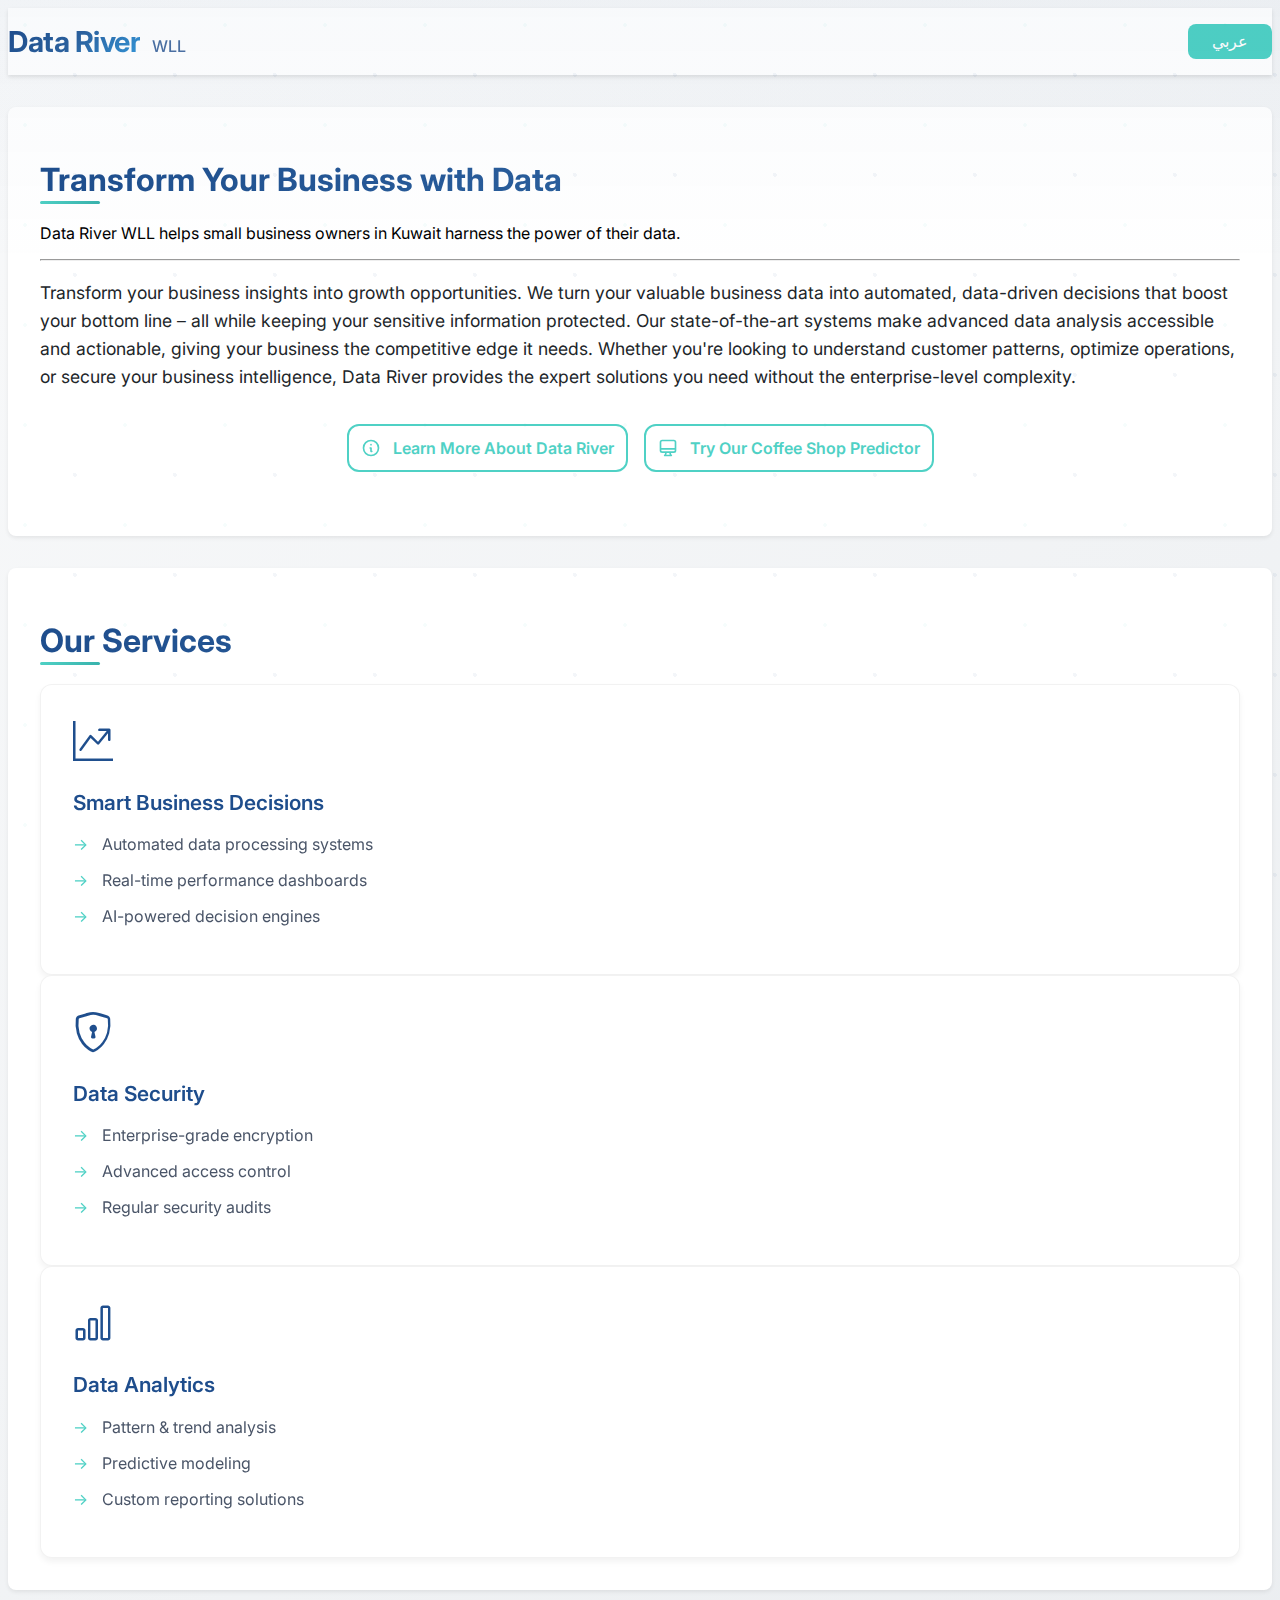
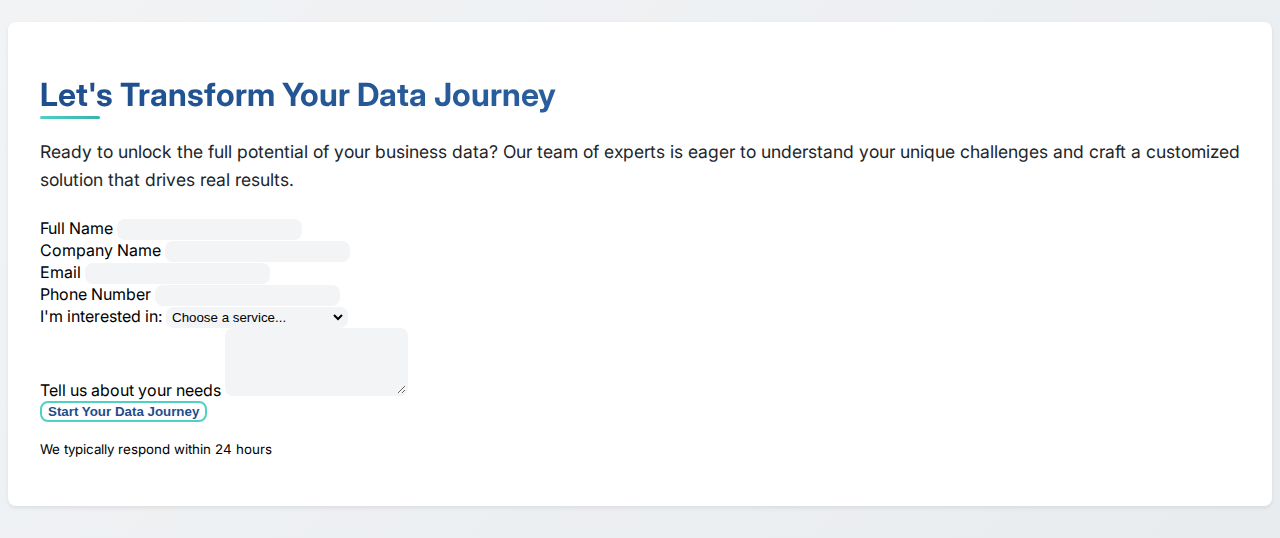
<file: index.html>
<!doctype html>
<html lang="en">
  <head>
    <meta charset="utf-8">
    <meta name="viewport" content="width=device-width, initial-scale=1">
    <title>Data River WLL - Building Data-Intensive Systems</title>
    <link href="https://cdn.jsdelivr.net/npm/bootstrap@5.2.3/dist/css/bootstrap.min.css" rel="stylesheet" integrity="sha384-rbsA2VBKQhggwzxH7pPCaAqO46MgnOM80zW1RWuH61DGLwZJEdK2Kadq2F9CUG65" crossorigin="anonymous">
    <link href="https://fonts.googleapis.com/css2?family=Inter:wght@400;500;600;700&display=swap" rel="stylesheet">
    <link href="./css/styles.css" rel="stylesheet">
  </head>
  <body class="main-body">
    <nav class="navbar navbar-expand-lg navbar-light bg-white shadow-sm">
        <div class="container">
            <div class="navbar-wrapper">
                <a href="#" style="text-decoration: none;">
                    <span class="logo">Data River</span>
                    <span class="logo-wll">WLL</span>
                </a>
                <button class="lang-switch" onclick="toggleLanguage()">
                    <span class="lang-text">عربي</span>
                </button>
            </div>
        </div>
    </nav>
    
    <div class="container">
      <div class="jumbotron">
        <h1 class="dr-header-font" data-translate="title">Transform Your Business with Data</h1>
        <p class="lead" data-translate="subtitle">Data River WLL helps small business owners in Kuwait harness the power of their data.</p>
        <hr class="my-4">
        <p class="dr-p" data-translate="mainText">
          Transform your business insights into growth opportunities. We turn your valuable business data into automated, 
          data-driven decisions that boost your bottom line – all while keeping your sensitive information protected. 
          Our state-of-the-art systems make advanced data analysis accessible and actionable, giving your business 
          the competitive edge it needs. Whether you're looking to understand customer patterns, optimize operations, 
          or secure your business intelligence, Data River provides the expert solutions you need without the 
          enterprise-level complexity.
        </p>
        <div class="action-buttons">
            <a href="about.html" class="action-button">
                <span class="button-content">
                    <span class="button-icon">
                        <svg width="20" height="20" viewBox="0 0 24 24" fill="none" stroke="currentColor">
                            <path stroke-linecap="round" stroke-linejoin="round" stroke-width="2" d="M13 16h-1v-4h-1m1-4h.01M21 12a9 9 0 11-18 0 9 9 0 0118 0z"/>
                        </svg>
                    </span>
                    <span class="button-text" data-translate="learnMore">Learn More About Data River</span>
                </span>
            </a>
            <a href="coffee.html" class="action-button">
                <span class="button-content">
                    <span class="button-icon">
                        <svg width="20" height="20" viewBox="0 0 24 24" fill="none" stroke="currentColor">
                            <path stroke-linecap="round" stroke-linejoin="round" stroke-width="2" d="M9.75 17L9 20l-1 1h8l-1-1-.75-3M3 13h18M5 17h14a2 2 0 002-2V5a2 2 0 00-2-2H5a2 2 0 00-2 2v10a2 2 0 002 2z"/>
                        </svg>
                    </span>
                    <span class="button-text" data-translate="tryCoffee">Try Our Coffee Shop Predictor</span>
                </span>
            </a>
        </div>
      </div>

      <div class="service-section">
        <h1 class="dr-header-font" data-translate="services">Our Services</h1>
        <div class="row g-4">
            <!-- Smart Business Decisions Card -->
            <div class="col-lg-4">
                <div class="service-card h-100">
                    <div class="service-icon">
                        <i class="bi bi-graph-up-arrow"></i>
                    </div>
                    <h3 class="service-title" data-translate="smartBusinessTitle">Smart Business Decisions</h3>
                    <ul class="service-list">
                        <li data-translate="smartBusinessList.0">Automated data processing systems</li>
                        <li data-translate="smartBusinessList.1">Real-time performance dashboards</li>
                        <li data-translate="smartBusinessList.2">AI-powered decision engines</li>
                    </ul>
                </div>
            </div>

            <!-- Data Security Card -->
            <div class="col-lg-4">
                <div class="service-card h-100">
                    <div class="service-icon">
                        <i class="bi bi-shield-lock"></i>
                    </div>
                    <h3 class="service-title" data-translate="securityTitle">Data Security</h3>
                    <ul class="service-list">
                        <li data-translate="securityList.0">Enterprise-grade encryption</li>
                        <li data-translate="securityList.1">Advanced access control</li>
                        <li data-translate="securityList.2">Regular security audits</li>
                    </ul>
                </div>
            </div>

            <!-- Data Analytics Card -->
            <div class="col-lg-4">
                <div class="service-card h-100">
                    <div class="service-icon">
                        <i class="bi bi-bar-chart"></i>
                    </div>
                    <h3 class="service-title" data-translate="analyticsTitle">Data Analytics</h3>
                    <ul class="service-list">
                        <li data-translate="analyticsList.0">Pattern & trend analysis</li>
                        <li data-translate="analyticsList.1">Predictive modeling</li>
                        <li data-translate="analyticsList.2">Custom reporting solutions</li>
                    </ul>
                </div>
            </div>
        </div>
    </div>

      <div class="service-section">
        <h1 class="dr-header-font" data-translate="contactTitle">Let's Transform Your Data Journey</h1>
        <p class="dr-p" data-translate="contactSubtitle">
          Ready to unlock the full potential of your business data? Our team of experts is eager to understand 
          your unique challenges and craft a customized solution that drives real results.
        </p>
        <div class="card border-0 shadow-sm">
          <div class="card-body p-4">
            <form action="https://api.web3forms.com/submit" method="POST" class="contact-form">
              <input type="hidden" name="access_key" value="8fcdb8b4-58d3-4e7b-9e1c-98c70cfbc556">
              <input type="hidden" name="subject" value="New Contact Form Submission">
              
              <div class="row g-3">
                <div class="col-md-6">
                  <label for="name" class="form-label" data-translate="formFullName">Full Name</label>
                  <input type="text" class="form-control" id="name" name="name" required>
                </div>
                <div class="col-md-6">
                  <label for="company" class="form-label" data-translate="formCompany">Company Name</label>
                  <input type="text" class="form-control" id="company" name="company" required>
                </div>
                <div class="col-md-6">
                  <label for="email" class="form-label" data-translate="formEmail">Email</label>
                  <input type="email" class="form-control" id="email" name="email" required>
                </div>
                <div class="col-md-6">
                  <label for="phone" class="form-label" data-translate="formPhone">Phone Number</label>
                  <input type="tel" class="form-control" id="phone" name="phone" required 
                    pattern="[0-9+\s\-()]{8,}"
                    title="Please enter a valid phone number (minimum 8 digits)">
                </div>
                <div class="col-12">
                  <label for="interest" class="form-label" data-translate="formInterest">I'm interested in:</label>
                  <select class="form-select" id="interest" name="interest" required>
                    <option value="" selected disabled data-translate="formChooseService">Choose a service...</option>
                    <option value="data-analysis" data-translate="formOptionAnalysis">Data Analysis & Mining</option>
                    <option value="security" data-translate="formOptionSecurity">Data Security & Protection</option>
                    <option value="automation" data-translate="formOptionAutomation">Data Automation Solutions</option>
                    <option value="other" data-translate="formOptionOther">Other Services</option>
                  </select>
                </div>
                <div class="col-12">
                  <label for="message" class="form-label" data-translate="formNeeds">Tell us about your needs</label>
                  <textarea class="form-control" id="message" name="message" rows="4" required></textarea>
                </div>
                <div class="col-12">
                  <button type="submit" class="btn btn-outline-primary btn-lg px-4" data-translate="formSubmit">
                    Start Your Data Journey
                  </button>
                  <p class="text-muted mt-2 mb-0"><small data-translate="formResponse">We typically respond within 24 hours</small></p>
                </div>
              </div>
            </form>
          </div>
        </div>
      </div>
    </div>

    <!-- Bootstrap Icons -->
    <link rel="stylesheet" href="https://cdn.jsdelivr.net/npm/bootstrap-icons@1.7.2/font/bootstrap-icons.css">
    
    <!-- Bootstrap Bundle with Popper -->
    <script src="https://cdn.jsdelivr.net/npm/bootstrap@5.2.3/dist/js/bootstrap.bundle.min.js" integrity="sha384-kenU1KFdBIe4zVF0s0G1M5b4hcpxyD9F7jL+jjXkk+Q2h455rYXK/7HAuoJl+0I4" crossorigin="anonymous"></script>

    <script src="./lib/language.js"></script>
    
    <script>
      // Form validation and submission handling
      document.addEventListener('DOMContentLoaded', function() {
        const form = document.querySelector('form');
        
        form.addEventListener('submit', function(e) {
          if (!form.checkValidity()) {
            e.preventDefault();
            e.stopPropagation();
          }
          form.classList.add('was-validated');
        });

        // Handle form submission
        form.addEventListener('submit', async (e) => {
          e.preventDefault();
          const submitBtn = form.querySelector('button[type="submit"]');
          const originalText = submitBtn.innerHTML;
          
          try {
            submitBtn.disabled = true;
            submitBtn.innerHTML = document.documentElement.lang === 'ar' ? 'جاري الإرسال...' : 'Sending...';
            
            const formData = new FormData(form);
            const response = await fetch(form.action, {
              method: 'POST',
              body: formData
            });
            
            const data = await response.json();
            
            if (data.success) {
              // Show success message based on language
              const successMessage = document.documentElement.lang === 'ar' ? 
                'شكراً لتواصلك معنا! سنعود إليك قريباً.' : 
                'Thank you for contacting us! We will get back to you soon.';
              form.innerHTML = `<div class="alert alert-success">${successMessage}</div>`;
            } else {
              throw new Error('Submission failed');
            }
          } catch (error) {
            // Show error message based on language
            const errorMessage = document.documentElement.lang === 'ar' ? 
              'عذراً، حدث خطأ في تقديم النموذج. يرجى المحاولة مرة أخرى.' : 
              'Sorry, there was an error submitting the form. Please try again.';
            const errorDiv = document.createElement('div');
            errorDiv.className = 'alert alert-danger mt-3';
            errorDiv.innerHTML = errorMessage;
            form.appendChild(errorDiv);
            
            submitBtn.disabled = false;
            submitBtn.innerHTML = originalText;
          }
        });
      });
    </script>
  </body>
</html>
</file>
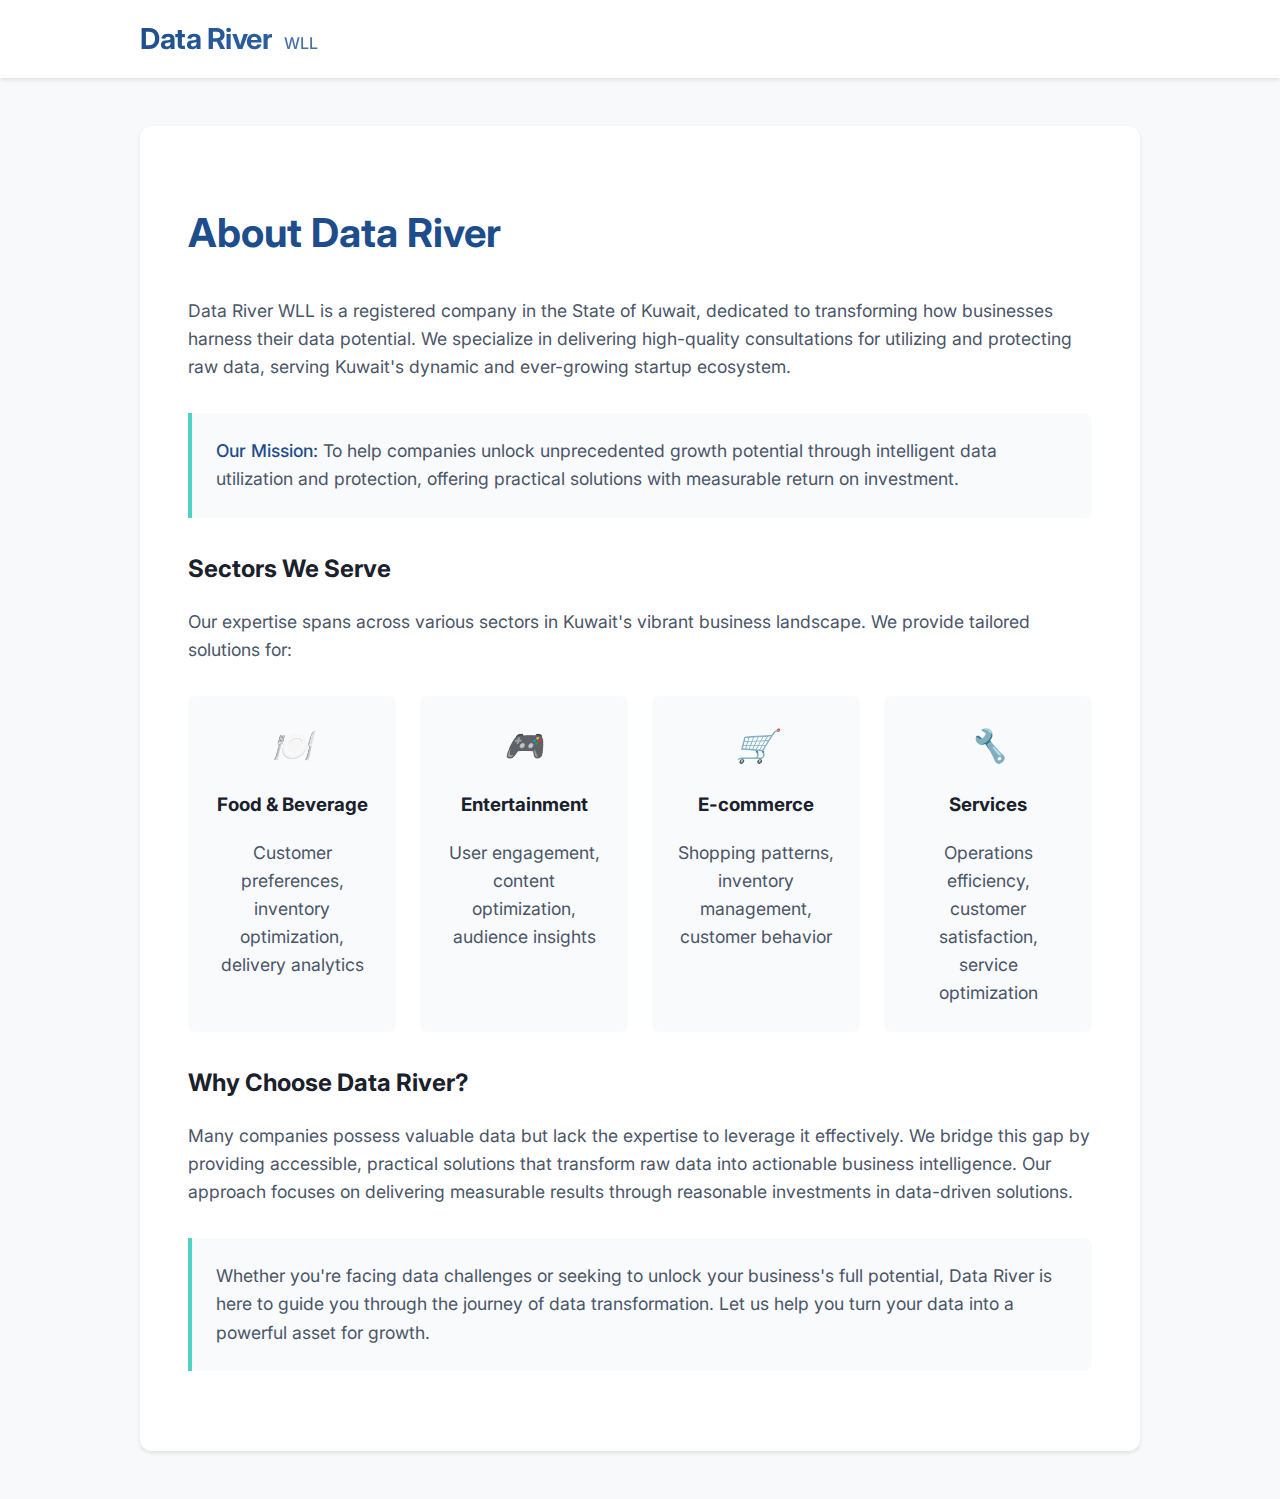
<file: about.html>
<!DOCTYPE html>
<html lang="en">
<head>
    <meta charset="UTF-8">
    <meta name="viewport" content="width=device-width, initial-scale=1.0">
    <title>About Data River WLL - Data Solutions in Kuwait</title>
    <link href="https://fonts.googleapis.com/css2?family=Inter:wght@400;500;600;700&display=swap" rel="stylesheet">
    <style>
        body {
            margin: 0;
            min-height: 100vh;
            background: #f8f9fa;
            font-family: 'Inter', system-ui, sans-serif;
            color: #1a202c;
            line-height: 1.6;
        }

        .navbar {
            background: white;
            padding: 1rem 0;
            box-shadow: 0 2px 4px rgba(0,0,0,0.1);
        }

        .container {
            max-width: 1000px;
            margin: 0 auto;
            padding: 0 2rem;
        }

        .logo {
            font-size: 1.8rem;
            font-weight: 700;
            background: linear-gradient(120deg, #1e4d8c, #2c619e);
            -webkit-background-clip: text;
            -webkit-text-fill-color: transparent;
            letter-spacing: -0.5px;
        }

        .logo-wll {
            font-size: 1rem;
            font-weight: 500;
            color: #1e4d8c;
            margin-left: 0.5rem;
            opacity: 0.8;
        }

        .content-section {
            background: white;
            border-radius: 12px;
            padding: 3rem;
            margin: 3rem 0;
            box-shadow: 0 2px 4px rgba(0,0,0,0.1);
        }

        h1 {
            color: #1e4d8c;
            margin-bottom: 2rem;
            font-size: 2.5rem;
            font-weight: 700;
        }

        .highlight-box {
            background: #f8fafc;
            border-left: 4px solid #4fd1c5;
            padding: 1.5rem;
            margin: 2rem 0;
            border-radius: 0 8px 8px 0;
        }

        .sectors-grid {
            display: grid;
            grid-template-columns: repeat(auto-fit, minmax(200px, 1fr));
            gap: 1.5rem;
            margin: 2rem 0;
        }

        .sector-card {
            background: #f8fafc;
            padding: 1.5rem;
            border-radius: 8px;
            text-align: center;
        }

        .sector-card i {
            font-size: 2rem;
            color: #4fd1c5;
            margin-bottom: 1rem;
        }

        p {
            color: #4a5568;
            margin-bottom: 1.5rem;
            font-size: 1.1rem;
        }

        .emphasis {
            color: #1e4d8c;
            font-weight: 500;
        }
    </style>
</head>
<body>
    <nav class="navbar">
        <div class="container">
            <a href="/" style="text-decoration: none;">
                <span class="logo">Data River</span>
                <span class="logo-wll">WLL</span>
            </a>
        </div>
    </nav>

    <div class="container">
        <div class="content-section">
            <h1>About Data River</h1>
            
            <p>
                Data River WLL is a registered company in the State of Kuwait, dedicated to transforming how businesses 
                harness their data potential. We specialize in delivering high-quality consultations for utilizing and 
                protecting raw data, serving Kuwait's dynamic and ever-growing startup ecosystem.
            </p>

            <div class="highlight-box">
                <p style="margin: 0;">
                    <span class="emphasis">Our Mission:</span> To help companies unlock unprecedented growth potential 
                    through intelligent data utilization and protection, offering practical solutions with measurable 
                    return on investment.
                </p>
            </div>

            <h2>Sectors We Serve</h2>
            <p>
                Our expertise spans across various sectors in Kuwait's vibrant business landscape. We provide 
                tailored solutions for:
            </p>

            <div class="sectors-grid">
                <div class="sector-card">
                    <i>🍽️</i>
                    <h3>Food & Beverage</h3>
                    <p style="margin: 0">Customer preferences, inventory optimization, delivery analytics</p>
                </div>
                <div class="sector-card">
                    <i>🎮</i>
                    <h3>Entertainment</h3>
                    <p style="margin: 0">User engagement, content optimization, audience insights</p>
                </div>
                <div class="sector-card">
                    <i>🛒</i>
                    <h3>E-commerce</h3>
                    <p style="margin: 0">Shopping patterns, inventory management, customer behavior</p>
                </div>
                <div class="sector-card">
                    <i>🔧</i>
                    <h3>Services</h3>
                    <p style="margin: 0">Operations efficiency, customer satisfaction, service optimization</p>
                </div>
            </div>

            <h2>Why Choose Data River?</h2>
            <p>
                Many companies possess valuable data but lack the expertise to leverage it effectively. We bridge 
                this gap by providing accessible, practical solutions that transform raw data into actionable 
                business intelligence. Our approach focuses on delivering measurable results through reasonable 
                investments in data-driven solutions.
            </p>

            <div class="highlight-box">
                <p style="margin: 0">
                    Whether you're facing data challenges or seeking to unlock your business's full potential, 
                    Data River is here to guide you through the journey of data transformation. Let us help you 
                    turn your data into a powerful asset for growth.
                </p>
            </div>
        </div>
    </div>
</body>
</html>
</file>
<file: css/styles.css>
/* Base styles */


body {
  font-family: 'Inter', sans-serif;
}

.navbar {
  background: white;
  padding: 1rem 0;
  box-shadow: 0 2px 4px rgba(0,0,0,0.1);
}

/* Navbar Layout */
.navbar-wrapper {
    display: flex;
    justify-content: space-between;
    align-items: center;
    width: 100%;
}

/* RTL Support */
[dir="rtl"] .navbar-wrapper {
    flex-direction: row-reverse;
}

/* Language Switch Button */
.lang-switch {
    background: var(--accent-color);
    color: white;
    border: none;
    padding: 0.5rem 1.5rem;
    border-radius: 8px;
    font-weight: 500;
    transition: all 0.3s ease;
    font-size: 1rem;
}

.lang-switch:hover {
    background: var(--hover-accent);
    transform: translateY(-2px);
    box-shadow: 0 4px 12px rgba(79, 209, 197, 0.2);
}

.lang-switch:active {
    transform: translateY(0);
}

.main-body {
  /* Subtle gradient background */
  background: linear-gradient(135deg, #f8f9fa 0%, #e9ecef 100%);
  position: relative;
}

/* Add a subtle pattern overlay */
.main-body::before {
  content: '';
  position: fixed;
  top: 0;
  left: 0;
  width: 100%;
  height: 100%;
  background-image: 
    radial-gradient(circle at 25px 25px, rgba(79, 209, 197, 0.05) 2%, transparent 0%),
    radial-gradient(circle at 75px 75px, rgba(30, 77, 140, 0.05) 2%, transparent 0%);
  background-size: 100px 100px;
  pointer-events: none;
}

/* Optional: Add a soft blue tint to the top */
.main-body::after {
  content: '';
  position: fixed;
  top: 0;
  left: 0;
  width: 100%;
  height: 30vh;
  background: linear-gradient(180deg, 
    rgba(30, 77, 140, 0.03) 0%,
    transparent 100%);
  pointer-events: none;
}
/* Color variables */
:root {
  --primary-gradient: linear-gradient(135deg, #1e4d8c 0%, #2c619e 50%, #3498db 100%);
  --secondary-gradient: linear-gradient(135deg, #4fd1c5 0%, #38b2ac 100%);
  --accent-color: #4fd1c5;
  --hover-accent: #38b2ac;
}

/* Typography */
.dr-header-font {
  background: var(--primary-gradient);
  -webkit-background-clip: text;
  -webkit-text-fill-color: transparent;
  font-weight: 700;
  margin-bottom: 1.5rem;
  position: relative;
}

.dr-header-font::after {
  content: '';
  position: absolute;
  bottom: -5px;
  left: 0;
  width: 60px;
  height: 3px;
  background: var(--secondary-gradient);
  border-radius: 2px;
}

.dr-p {
  font-size: 1.1rem;
  line-height: 1.6;
  color: #212529;
  margin-bottom: 1.5rem;
}

/* Logo */
.logo {
  font-size: 1.8rem;
  font-weight: 700;
  background: var(--primary-gradient);
  -webkit-background-clip: text;
  -webkit-text-fill-color: transparent;
  letter-spacing: -0.5px;
}

.logo-wll {
  font-size: 1rem;
  font-weight: 500;
  color: #1e4d8c;
  margin-left: 0.5rem;
  opacity: 0.8;
}

/* Sections */
.jumbotron {
  background-color: white;
  padding: 2rem;
  border-radius: 0.5rem;
  box-shadow: 0 0.125rem 0.25rem rgba(0, 0, 0, 0.075);
  margin-top: 2rem;
  margin-bottom: 2rem;
}

.service-section {
  background-color: white;
  padding: 2rem;
  border-radius: 0.5rem;
  box-shadow: 0 0.125rem 0.25rem rgba(0, 0, 0, 0.075);
  margin-bottom: 2rem;
}

/* Service Cards */
.service-card {
  background: white;
  padding: 2rem;
  border-radius: 12px;
  box-shadow: 0 4px 6px rgba(0,0,0,0.05);
  transition: all 0.3s ease;
  border: 1px solid rgba(0,0,0,0.05);
  position: relative;
  overflow: hidden;
  height: 100%;
}

.service-card::before {
  content: '';
  position: absolute;
  top: 0;
  left: 0;
  width: 100%;
  height: 4px;
  background: var(--secondary-gradient);
  transform: scaleX(0);
  transition: transform 0.3s ease;
}

.service-card:hover {
  transform: translateY(-5px);
  box-shadow: 0 8px 15px rgba(0,0,0,0.1);
}

.service-card:hover::before {
  transform: scaleX(1);
}

/* Service Icons and Lists */
.service-icon {
  font-size: 2.5rem;
  background: var(--primary-gradient);
  -webkit-background-clip: text;
  -webkit-text-fill-color: transparent;
  margin-bottom: 1.5rem;
}

.service-title {
  color: #1e4d8c;
  font-size: 1.3rem;
  font-weight: 600;
  margin-bottom: 1.2rem;
}

.service-list {
  list-style: none;
  padding: 0;
  margin: 0;
}

.service-list li {
  margin-bottom: 1rem;
  padding-left: 1.8rem;
  position: relative;
  color: #4a5568;
  transition: transform 0.2s ease;
}

.service-list li:before {
  content: "→";
  position: absolute;
  left: 0;
  color: var(--accent-color);
  transition: transform 0.2s ease;
}

.service-list li:hover {
  transform: translateX(5px);
}

.service-list li:hover::before {
  transform: translateX(3px);
  color: var(--hover-accent);
}

/* Form Elements */
.form-control, .form-select {
  background-color: #F3F4F6;
  border: 2px solid transparent;
  transition: all 0.3s ease;
  border-radius: 8px;
}

.form-control:focus, .form-select:focus {
  background-color: white;
  border-color: var(--accent-color);
  box-shadow: 0 0 0 3px rgba(79, 209, 197, 0.2);
}

/* Buttons */
.btn-outline-primary {
  background: linear-gradient(to right, var(--accent-color) 50%, transparent 50%);
  background-size: 200% 100%;
  background-position: right bottom;
  color: #1e4d8c;
  border: 2px solid var(--accent-color);
  transition: all 0.3s ease;
  font-weight: 600;
  border-radius: 8px;
}

.btn-outline-primary:hover {
  background-position: left bottom;
  color: white;
  border-color: var(--accent-color);
  transform: translateY(-2px);
}

.btn-outline-primary:active {
  transform: translateY(1px);
}

/* Read More Section */
.read-more-section {
  margin-top: 2rem;
  text-align: right;
}

.read-more-link {
  display: inline-flex;
  align-items: center;
  color: #1e4d8c;
  text-decoration: none;
  font-weight: 500;
  padding: 0.5rem 1rem;
  border-radius: 8px;
  background: linear-gradient(to right, rgba(79, 209, 197, 0.1) 50%, transparent 50%);
  background-size: 200% 100%;
  background-position: right bottom;
  transition: all 0.3s ease;
}

.read-more-link:hover {
  background-position: left bottom;
  color: var(--accent-color);
}

.read-more-link .link-text {
  margin-right: 0.5rem;
}

.read-more-link .arrow-icon {
  transition: transform 0.3s ease;
}

.read-more-link:hover .arrow-icon {
  transform: translateX(4px);
}

/* Cards */
.card {
  transition: transform 0.3s ease, box-shadow 0.3s ease;
  border: none;
}

.card:hover {
  transform: translateY(-5px);
  box-shadow: 0 8px 15px rgba(0,0,0,0.1);
}

/* Action Buttons Container */
.action-buttons {
    display: flex;
    flex-direction: column;
    gap: 1rem;
    margin: 2rem 0;
    padding: 0 1rem;
}

/* Individual Button Styling */
.action-button {
    display: block;
    text-decoration: none;
    background: white;
    border: 2px solid var(--accent-color);
    border-radius: 12px;
    padding: 0.75rem;
    transition: all 0.3s ease;
}

.action-button:hover {
    background: var(--accent-color);
    transform: translateY(-2px);
    box-shadow: 0 4px 12px rgba(79, 209, 197, 0.2);
}

/* Button Content Layout */
.button-content {
    display: flex;
    align-items: center;
    justify-content: center;
    gap: 0.75rem;
    color: var(--accent-color);
}

.action-button:hover .button-content {
    color: white;
}

/* Button Icon Styling */
.button-icon {
    display: flex;
    align-items: center;
    justify-content: center;
}

/* Button Text Styling */
.button-text {
    font-weight: 600;
    font-size: 1rem;
    text-align: center;
}

/* Responsive Layout */
@media (min-width: 640px) {
    .action-buttons {
        flex-direction: row;
        justify-content: center;
        padding: 0;
    }
    
    .action-button {
        flex: 0 1 auto;
        min-width: 250px;
    }
}

/* Additional hover effect for desktop */
@media (hover: hover) {
    .action-button:active {
        transform: translateY(0);
    }
}

/* Language Switcher */
.lang-switch {
    background: var(--accent-color);
    color: white;
    border: none;
    padding: 0.5rem 1.5rem;
    border-radius: 8px;
    font-weight: 500;
    transition: all 0.3s ease;
    font-size: 1rem;
}

.lang-switch:hover {
    background: var(--hover-accent);
    transform: translateY(-2px);
    box-shadow: 0 4px 12px rgba(79, 209, 197, 0.2);
}

.lang-switch:active {
    transform: translateY(0);
}

/* RTL Support */
[dir="rtl"] {
    text-align: right;
}

[dir="rtl"] .service-list li {
    padding-left: 0;
    padding-right: 1.8rem;
}

[dir="rtl"] .service-list li:before {
    left: auto;
    right: 0;
}

[dir="rtl"] .button-content {
    flex-direction: row-reverse;
}

[dir="rtl"] .dr-header-font::after {
    left: auto;
    right: 0;
}
</file>
